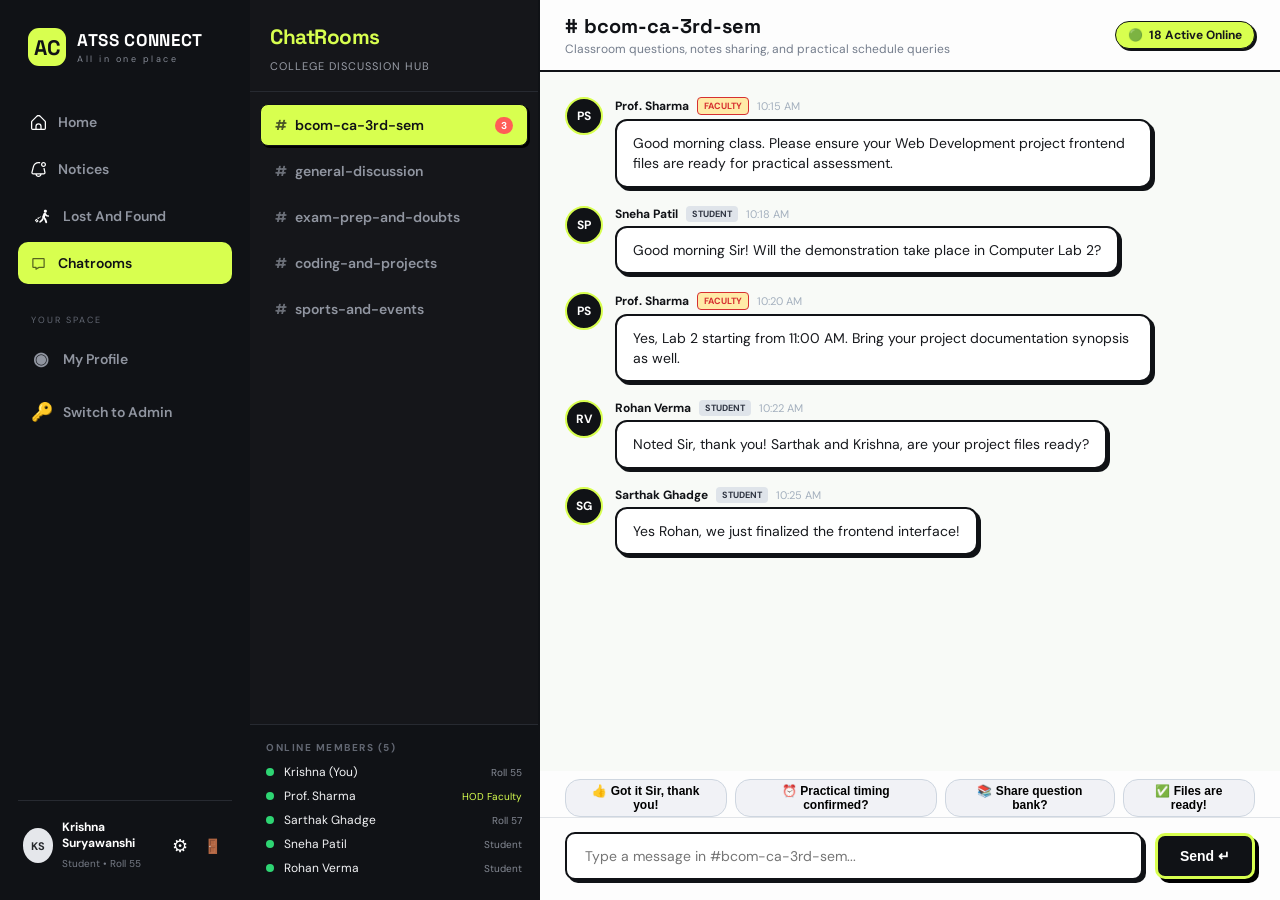
<file: chatroom.html>
<!DOCTYPE html>
<html lang="en">

<head>
  <meta charset="UTF-8">
  <meta name="viewport" content="width=device-width, initial-scale=1.0">
  <title>ATSS CONNECT - Student & Faculty Chatrooms</title>
  <link rel="preconnect" href="https://fonts.googleapis.com">
  <link rel="preconnect" href="https://fonts.gstatic.com" crossorigin>
  <link href="https://fonts.googleapis.com/css2?family=DM+Sans:ital,opsz,wght@0,9..40,100..1000;1,9..40,100..1000&family=Space+Grotesk:wght@500;600;700&display=swap" rel="stylesheet">
  <link rel="stylesheet" href="./css/index.css">
  <link rel="stylesheet" href="./css/chatroom.css">
</head>

<body>
  <!-- Sidebar Navigation -->
  <aside class="sidebar" id="sidebar">
    <div class="brand">
      <div class="brand-mark">AC</div>
      <div>
        <strong>ATSS CONNECT</strong>
        <span>All in one place</span>
      </div>
    </div>

    <nav class="main-nav" aria-label="Main navigation">
      <button class="nav-item" data-view="home" onclick="window.location.href='./index.html';">
        <img src="./icons/home.svg" alt="Home" class="icon"> Home
      </button>
      <button class="nav-item" data-view="notices" onclick="window.location.href='./notices.html';">
        <img src="./icons/notice.svg" alt="Notices" class="icon"> Notices
      </button>
      <button class="nav-item" data-view="lost" onclick="window.location.href='./landf.html';">
        <img src="./icons/laf.svg" alt="Lost & Found" class="icon lost-icon"> Lost And Found
      </button>
      <button class="nav-item active" data-view="chat" onclick="window.location.href='./chatroom.html';">
        <img src="./icons/message.svg" alt="Chatrooms" class="icon"> Chatrooms
      </button>
    </nav>

    <div class="sidebar-label">YOUR SPACE</div>
    <nav class="main-nav">
      <button class="nav-item" data-view="profile" onclick="window.location.href='./profile.html';">
        <span>◉</span> My Profile
      </button>
      <button class="nav-item" data-view="auth" id="sidebar-auth-link" onclick="handleAuthNav()">
        <span>🔑</span> Switch to Admin
      </button>
    </nav>

    <div class="sidebar-footer">
      <div class="mini-user" onclick="window.location.href='./profile.html';" style="cursor: pointer;" title="View Profile">
        <div class="avatar" id="sidebar-avatar">KS</div>
        <div>
          <strong id="sidebar-user-name">Krishna</strong>
          <span id="sidebar-user-role">Student • Roll 55</span>
        </div>
      </div>
      <div style="display: flex; gap: 4px; align-items: center;">
        <button class="icon-btn" title="Settings" id="settings-btn" onclick="toggleSettingsModal()">⚙</button>
        <button class="icon-btn" title="Logout / Switch Account" onclick="logout()" style="font-size: 14px;">🚪</button>
      </div>
    </div>
  </aside>

  <!-- Chatroom Dual-Pane Container -->
  <div class="chatroom-layout">

    <!-- Channels Sub-Sidebar -->
    <div class="rooms-sidebar">
      <div class="rooms-header">
        <h2>ChatRooms</h2>
        <span>College Discussion Hub</span>
      </div>

      <div class="rooms-list">
        <div class="room-channel active" onclick="selectRoom(this, 'bcom-ca-3rd-sem', 'bcom-ca-3rd-sem', 'Classroom questions, notes sharing, and practical schedule queries')">
          <div class="channel-name">
            <span class="hash">#</span> bcom-ca-3rd-sem
          </div>
          <span class="unread-badge">3</span>
        </div>

        <div class="room-channel" onclick="selectRoom(this, 'general', 'general-discussion', 'Open college-wide campus announcements and community chit-chat')">
          <div class="channel-name">
            <span class="hash">#</span> general-discussion
          </div>
        </div>

        <div class="room-channel" onclick="selectRoom(this, 'exam-prep', 'exam-prep-and-doubts', 'Previous year papers, doubt clearing, and revision groups')">
          <div class="channel-name">
            <span class="hash">#</span> exam-prep-and-doubts
          </div>
        </div>

        <div class="room-channel" onclick="selectRoom(this, 'coding-club', 'coding-and-projects', 'Web technologies, programming projects, and laboratory discussions')">
          <div class="channel-name">
            <span class="hash">#</span> coding-and-projects
          </div>
        </div>

        <div class="room-channel" onclick="selectRoom(this, 'sports-and-events', 'sports-and-events', 'Annual college fest, tournaments, cultural registrations')">
          <div class="channel-name">
            <span class="hash">#</span> sports-and-events
          </div>
        </div>
      </div>

      <!-- Online Active Members Widget -->
      <div class="online-members-box">
        <div class="online-title">Online Members (5)</div>

        <div class="member-item">
          <span class="member-dot"></span>
          <span>Krishna (You)</span>
          <span class="member-role">Roll 55</span>
        </div>

        <div class="member-item">
          <span class="member-dot"></span>
          <span>Prof. Sharma</span>
          <span class="member-role" style="color: #d8ff4f;">HOD Faculty</span>
        </div>

        <div class="member-item">
          <span class="member-dot"></span>
          <span>Sarthak Ghadge</span>
          <span class="member-role">Roll 57</span>
        </div>

        <div class="member-item">
          <span class="member-dot"></span>
          <span>Sneha Patil</span>
          <span class="member-role">Student</span>
        </div>

        <div class="member-item">
          <span class="member-dot"></span>
          <span>Rohan Verma</span>
          <span class="member-role">Student</span>
        </div>
      </div>
    </div>

    <!-- Active Chat Window Area -->
    <div class="chat-main">
      <div class="chat-header">
        <div class="chat-header-info">
          <h2 id="active-room-title"><span class="hash">#</span> bcom-ca-3rd-sem</h2>
          <p id="active-room-desc">Classroom questions, notes sharing, and practical schedule queries</p>
        </div>
        <div class="chat-header-badge">
          <span>🟢</span> 18 Active Online
        </div>
      </div>

      <!-- Messages Feed (Populated via chatroom.js) -->
      <div class="chat-messages" id="chat-messages-box"></div>

      <!-- Quick Reply Action Bar -->
      <div class="quick-replies-bar">
        <button class="quick-reply-btn" onclick="sendQuickReply('👍 Got it Sir, thank you!')">👍 Got it Sir, thank you!</button>
        <button class="quick-reply-btn" onclick="sendQuickReply('Is the practical timing confirmed for 11 AM?')">⏰ Practical timing confirmed?</button>
        <button class="quick-reply-btn" onclick="sendQuickReply('Can anyone share the question bank?')">📚 Share question bank?</button>
        <button class="quick-reply-btn" onclick="sendQuickReply('Yes, all files are ready!')">✅ Files are ready!</button>
      </div>

      <!-- Chat Input Field -->
      <div class="chat-input-bar">
        <input type="text" id="chat-input" placeholder="Type a message in #bcom-ca-3rd-sem...">
        <button class="send-msg-btn" onclick="sendMessage()">Send ↵</button>
      </div>
    </div>

  </div>

  <!-- Settings Modal -->
  <div id="settings-modal" class="settings-modal-overlay" style="display: none;">
    <div class="settings-modal-box">
      <div class="settings-header">
        <h3>Portal Settings</h3>
        <span class="modal-close-btn" onclick="toggleSettingsModal()">&times;</span>
      </div>
      <div class="settings-body">
        <div class="setting-row">
          <strong>Active User:</strong>
          <span id="settings-user-display">Krishna Suryawanshi</span>
        </div>
        <div class="setting-row">
          <strong>Account Role:</strong>
          <span id="settings-role-display">Student</span>
        </div>
        <div class="setting-row">
          <label for="set-notif">Email Notifications</label>
          <input type="checkbox" checked id="set-notif">
        </div>
        <div class="setting-row">
          <label for="set-sound">Sound Alerts</label>
          <input type="checkbox" checked id="set-sound">
        </div>
        <button class="settings-save-btn" onclick="saveSettings()">Save Preferences</button>
        <button class="settings-save-btn" onclick="logout()" style="background: #ff7675; color: white; margin-top: 10px;">Sign Out (Logout)</button>
      </div>
    </div>
  </div>

  <script src="./js/index.js"></script>
  <script src="./js/chatroom.js"></script>
</body>

</html>
</file>
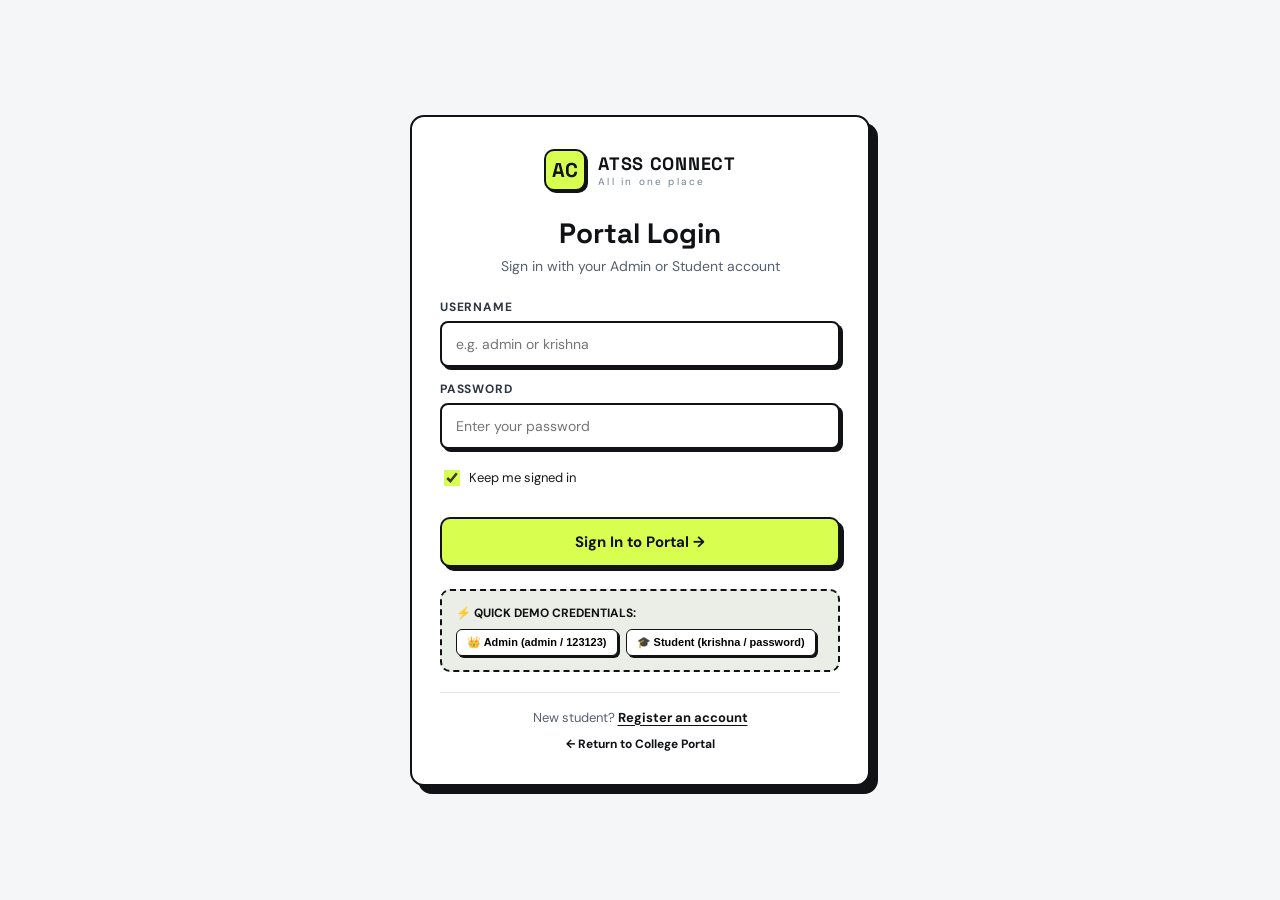
<file: login.html>
<!DOCTYPE html>
<html lang="en">

<head>
  <meta charset="UTF-8">
  <meta name="viewport" content="width=device-width, initial-scale=1.0">
  <title>ATSS CONNECT - Portal Login</title>
  <!-- Google Fonts for typography -->
  <link rel="preconnect" href="https://fonts.googleapis.com">
  <link rel="preconnect" href="https://fonts.gstatic.com" crossorigin>
  <link href="https://fonts.googleapis.com/css2?family=DM+Sans:ital,opsz,wght@0,9..40,100..1000;1,9..40,100..1000&family=Space+Grotesk:wght@500;600;700&display=swap" rel="stylesheet">
  <link rel="stylesheet" href="./css/auth.css">
</head>

<body>

  <div class="auth-container">
    <div class="auth-brand">
      <div class="auth-brand-mark">AC</div>
      <div class="auth-brand-text">
        <strong>ATSS CONNECT</strong>
        <span>All in one place</span>
      </div>
    </div>

    <div class="auth-header">
      <h1>Portal Login</h1>
      <p>Sign in with your Admin or Student account</p>
    </div>

    <!-- Alert Box for Errors or Success -->
    <div id="auth-alert" class="auth-alert"></div>

    <form class="auth-form" onsubmit="return handleLogin(event)">
      <div class="form-group">
        <label for="login-username">Username</label>
        <input type="text" id="login-username" placeholder="e.g. admin or krishna" required autocomplete="username">
      </div>

      <div class="form-group">
        <label for="login-password">Password</label>
        <input type="password" id="login-password" placeholder="Enter your password" required autocomplete="current-password">
      </div>

      <div class="form-row-remember">
        <label>
          <input type="checkbox" checked id="remember-me"> Keep me signed in
        </label>
      </div>

      <button type="submit" class="btn-auth-submit">Sign In to Portal →</button>
    </form>

    <!-- Quick Demo Logins for Viva & Evaluation -->
    <div class="demo-credentials-box">
      <strong>⚡ Quick Demo Credentials:</strong>
      <div class="demo-btn-group">
        <button type="button" class="demo-fill-btn" onclick="fillDemo('admin', '123123')">
          👑 Admin (admin / 123123)
        </button>
        <button type="button" class="demo-fill-btn" onclick="fillDemo('krishna', 'password')">
          🎓 Student (krishna / password)
        </button>
      </div>
    </div>

    <div class="auth-footer">
      <span>New student? <a href="./register.html">Register an account</a></span>
      <a href="./index.html" class="back-link">← Return to College Portal</a>
    </div>
  </div>

  <script src="./js/auth.js"></script>
</body>

</html>
</file>
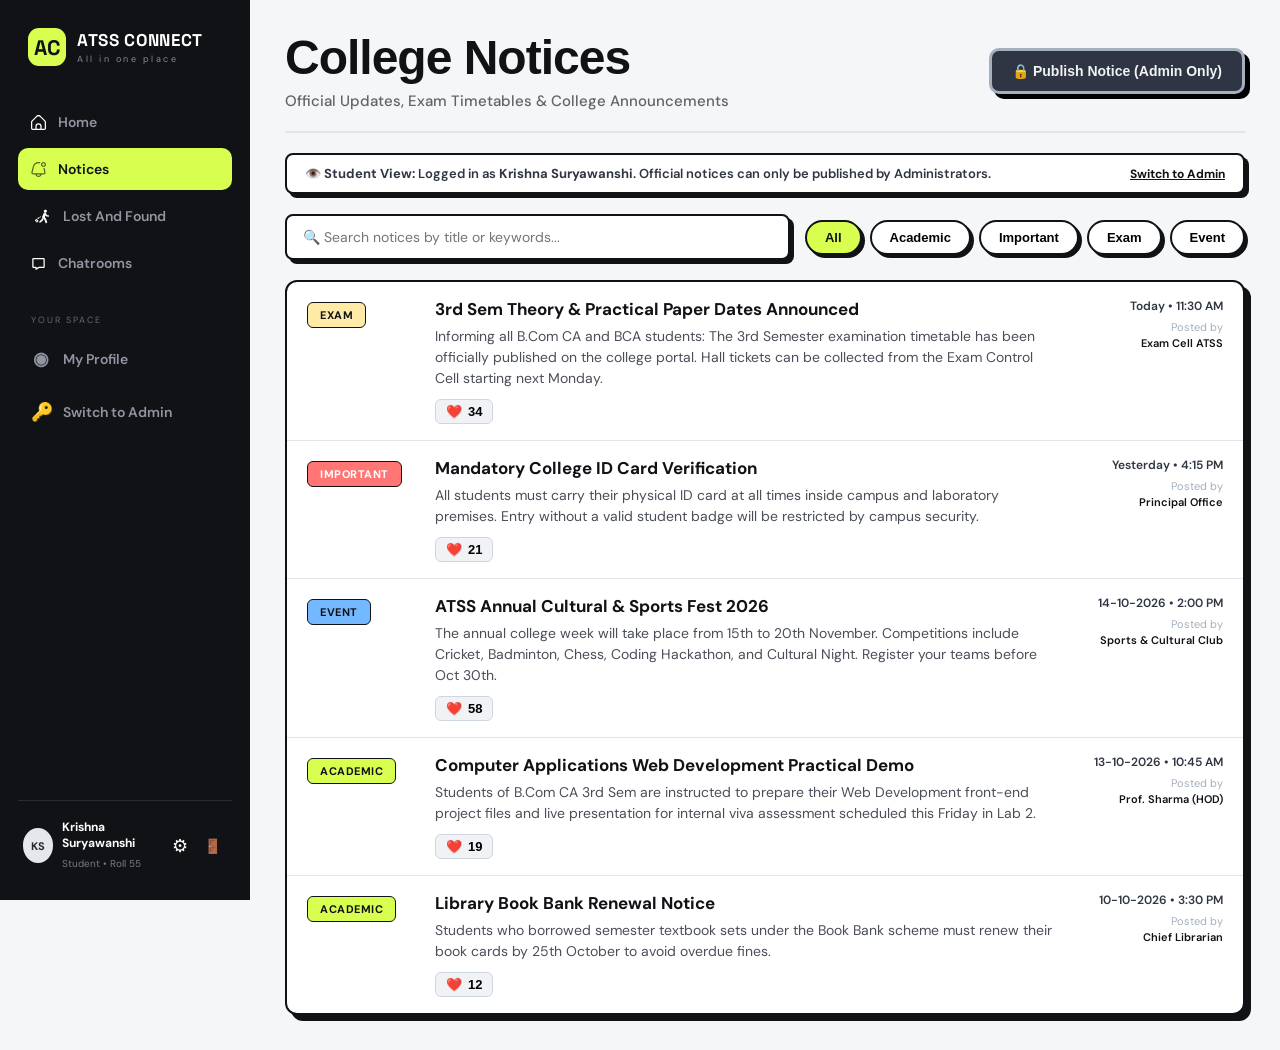
<file: notices.html>
<!DOCTYPE html>
<html lang="en">

<head>
  <meta charset="UTF-8">
  <meta name="viewport" content="width=device-width, initial-scale=1.0">
  <title>ATSS CONNECT - College Notices</title>
  <link rel="preconnect" href="https://fonts.googleapis.com">
  <link rel="preconnect" href="https://fonts.gstatic.com" crossorigin>
  <link href="https://fonts.googleapis.com/css2?family=DM+Sans:ital,opsz,wght@0,9..40,100..1000;1,9..40,100..1000&family=Space+Grotesk:wght@500;600;700&display=swap" rel="stylesheet">
  <link rel="stylesheet" href="./css/index.css">
  <link rel="stylesheet" href="./css/notices.css">
</head>

<body>
  <!-- Sidebar Navigation -->
  <aside class="sidebar" id="sidebar">
    <div class="brand">
      <div class="brand-mark">AC</div>
      <div>
        <strong>ATSS CONNECT</strong>
        <span>All in one place</span>
      </div>
    </div>

    <nav class="main-nav" aria-label="Main navigation">
      <button class="nav-item" data-view="home" onclick="window.location.href='./index.html';">
        <img src="./icons/home.svg" alt="Home" class="icon"> Home
      </button>
      <button class="nav-item active" data-view="notices" onclick="window.location.href='./notices.html';">
        <img src="./icons/notice.svg" alt="Notices" class="icon"> Notices
      </button>
      <button class="nav-item" data-view="lost" onclick="window.location.href='./landf.html';">
        <img src="./icons/laf.svg" alt="Lost & Found" class="icon lost-icon"> Lost And Found
      </button>
      <button class="nav-item" data-view="chat" onclick="window.location.href='./chatroom.html';">
        <img src="./icons/message.svg" alt="Chatrooms" class="icon"> Chatrooms
      </button>
    </nav>

    <div class="sidebar-label">YOUR SPACE</div>
    <nav class="main-nav">
      <button class="nav-item" data-view="profile" onclick="window.location.href='./profile.html';">
        <span>◉</span> My Profile
      </button>
      <button class="nav-item" data-view="auth" id="sidebar-auth-link" onclick="handleAuthNav()">
        <span>🔑</span> Switch to Admin
      </button>
    </nav>

    <div class="sidebar-footer">
      <div class="mini-user" onclick="window.location.href='./profile.html';" style="cursor: pointer;" title="View Profile">
        <div class="avatar" id="sidebar-avatar">KS</div>
        <div>
          <strong id="sidebar-user-name">Krishna</strong>
          <span id="sidebar-user-role">Student • Roll 55</span>
        </div>
      </div>
      <div style="display: flex; gap: 4px; align-items: center;">
        <button class="icon-btn" title="Settings" id="settings-btn" onclick="toggleSettingsModal()">⚙</button>
        <button class="icon-btn" title="Logout / Switch Account" onclick="logout()" style="font-size: 14px;">🚪</button>
      </div>
    </div>
  </aside>

  <!-- Notice Creation Modal (Restricted to Admin) -->
  <div class="modal-overlay" id="note-modal-overlay">
    <div class="note-display">
      <span class="x-cross" onclick="closenote()" title="Close">
        <img src="./icons/cross.svg" alt="close" class="x-img">
      </span>

      <div class="modal-title">Publish Official Notice</div>

      <div class="note-form">
        <label for="note-head">Notice Heading</label>
        <input type="text" id="note-head" placeholder="e.g. 3rd Sem Practical Exam Schedule">

        <label for="note-content">Notice Content</label>
        <textarea id="note-content" rows="4" placeholder="Write full notice details, date, instructions..."></textarea>

        <label for="note-type">Notice Category</label>
        <select id="note-type">
          <option value="Academic">Academic</option>
          <option value="Important">Important</option>
          <option value="Exam">Exam</option>
          <option value="Event">Event</option>
          <option value="Common">Common</option>
        </select>

        <label for="note-author">Author / Designation</label>
        <input type="text" id="note-author" value="ATSS College Admin (Administrator)">

        <button type="button" class="btn pub-note" onclick="publishNotice()">+ Publish Notice</button>
      </div>
    </div>
  </div>

  <!-- Main Notice Section -->
  <section class="notice-section">
    <div class="top">
      <div class="title">
        <h1>College Notices</h1>
        <p>Official Updates, Exam Timetables & College Announcements</p>
      </div>

      <div class="publish-notice">
        <button class="btn" id="publish-notice-btn" onclick="createnote()">+ Publish Notice</button>
      </div>
    </div>

    <!-- Admin Permissions Banner -->
    <div id="admin-status-banner" class="admin-status-banner"></div>

    <!-- Search and Category Filters -->
    <div class="search-filter-bar">
      <div class="search-box">
        <input type="text" id="notice-search" placeholder="🔍 Search notices by title or keywords..." onkeyup="filterNotices()">
      </div>
      <div class="filter-chips">
        <button class="filter-chip active" onclick="filterCategory('ALL')">All</button>
        <button class="filter-chip" onclick="filterCategory('ACADEMIC')">Academic</button>
        <button class="filter-chip" onclick="filterCategory('IMPORTANT')">Important</button>
        <button class="filter-chip" onclick="filterCategory('EXAM')">Exam</button>
        <button class="filter-chip" onclick="filterCategory('EVENT')">Event</button>
      </div>
    </div>

    <!-- Notices Feed List -->
    <div class="bottom">

      <div class="notice-bar" data-type="EXAM">
        <div class="type type-exam">
          <span>EXAM</span>
        </div>
        <div class="content">
          <span class="notice-title">3rd Sem Theory & Practical Paper Dates Announced</span>
          <p>Informing all B.Com CA and BCA students: The 3rd Semester examination timetable has been officially published on the college portal. Hall tickets can be collected from the Exam Control Cell starting next Monday.</p>
          <div class="notice-actions">
            <button class="like-btn" onclick="toggleLike(this)">
              ❤️ <span class="like-count">34</span>
            </button>
          </div>
        </div>
        <div class="timedate">
          <div class="time">Today • 11:30 AM</div>
          <div class="posted-by">
            <span>Posted by</span>
            <p>Exam Cell ATSS</p>
          </div>
        </div>
      </div>

      <div class="notice-bar" data-type="IMPORTANT">
        <div class="type type-important">
          <span>IMPORTANT</span>
        </div>
        <div class="content">
          <span class="notice-title">Mandatory College ID Card Verification</span>
          <p>All students must carry their physical ID card at all times inside campus and laboratory premises. Entry without a valid student badge will be restricted by campus security.</p>
          <div class="notice-actions">
            <button class="like-btn" onclick="toggleLike(this)">
              ❤️ <span class="like-count">21</span>
            </button>
          </div>
        </div>
        <div class="timedate">
          <div class="time">Yesterday • 4:15 PM</div>
          <div class="posted-by">
            <span>Posted by</span>
            <p>Principal Office</p>
          </div>
        </div>
      </div>

      <div class="notice-bar" data-type="EVENT">
        <div class="type type-event">
          <span>EVENT</span>
        </div>
        <div class="content">
          <span class="notice-title">ATSS Annual Cultural & Sports Fest 2026</span>
          <p>The annual college week will take place from 15th to 20th November. Competitions include Cricket, Badminton, Chess, Coding Hackathon, and Cultural Night. Register your teams before Oct 30th.</p>
          <div class="notice-actions">
            <button class="like-btn" onclick="toggleLike(this)">
              ❤️ <span class="like-count">58</span>
            </button>
          </div>
        </div>
        <div class="timedate">
          <div class="time">14-10-2026 • 2:00 PM</div>
          <div class="posted-by">
            <span>Posted by</span>
            <p>Sports & Cultural Club</p>
          </div>
        </div>
      </div>

      <div class="notice-bar" data-type="ACADEMIC">
        <div class="type">
          <span>ACADEMIC</span>
        </div>
        <div class="content">
          <span class="notice-title">Computer Applications Web Development Practical Demo</span>
          <p>Students of B.Com CA 3rd Sem are instructed to prepare their Web Development front-end project files and live presentation for internal viva assessment scheduled this Friday in Lab 2.</p>
          <div class="notice-actions">
            <button class="like-btn" onclick="toggleLike(this)">
              ❤️ <span class="like-count">19</span>
            </button>
          </div>
        </div>
        <div class="timedate">
          <div class="time">13-10-2026 • 10:45 AM</div>
          <div class="posted-by">
            <span>Posted by</span>
            <p>Prof. Sharma (HOD)</p>
          </div>
        </div>
      </div>

      <div class="notice-bar" data-type="ACADEMIC">
        <div class="type">
          <span>ACADEMIC</span>
        </div>
        <div class="content">
          <span class="notice-title">Library Book Bank Renewal Notice</span>
          <p>Students who borrowed semester textbook sets under the Book Bank scheme must renew their book cards by 25th October to avoid overdue fines.</p>
          <div class="notice-actions">
            <button class="like-btn" onclick="toggleLike(this)">
              ❤️ <span class="like-count">12</span>
            </button>
          </div>
        </div>
        <div class="timedate">
          <div class="time">10-10-2026 • 3:30 PM</div>
          <div class="posted-by">
            <span>Posted by</span>
            <p>Chief Librarian</p>
          </div>
        </div>
      </div>

    </div>
  </section>

  <!-- Settings Modal -->
  <div id="settings-modal" class="settings-modal-overlay" style="display: none;">
    <div class="settings-modal-box">
      <div class="settings-header">
        <h3>Portal Settings</h3>
        <span class="modal-close-btn" onclick="toggleSettingsModal()">&times;</span>
      </div>
      <div class="settings-body">
        <div class="setting-row">
          <strong>Active User:</strong>
          <span id="settings-user-display">Krishna Suryawanshi</span>
        </div>
        <div class="setting-row">
          <strong>Account Role:</strong>
          <span id="settings-role-display">Student</span>
        </div>
        <div class="setting-row">
          <label for="set-notif">Email Notifications</label>
          <input type="checkbox" checked id="set-notif">
        </div>
        <div class="setting-row">
          <label for="set-sound">Sound Alerts</label>
          <input type="checkbox" id="set-sound">
        </div>
        <button class="settings-save-btn" onclick="saveSettings()">Save Preferences</button>
        <button class="settings-save-btn" onclick="logout()" style="background: #ff7675; color: white; margin-top: 10px;">Sign Out (Logout)</button>
      </div>
    </div>
  </div>

  <script src="./js/index.js"></script>
  <script src="./js/notice.js"></script>
</body>

</html>
</file>
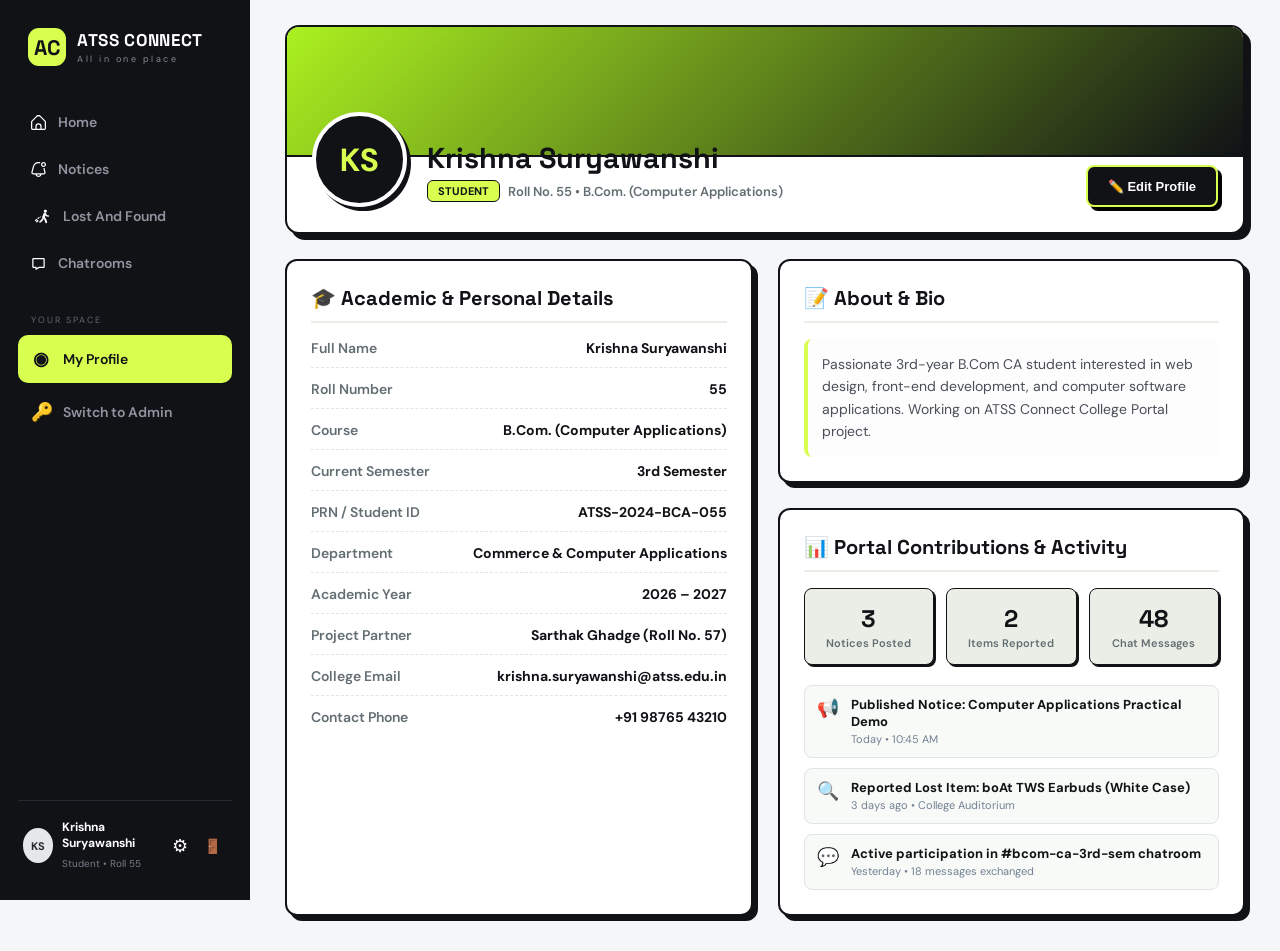
<file: profile.html>
<!DOCTYPE html>
<html lang="en">

<head>
  <meta charset="UTF-8">
  <meta name="viewport" content="width=device-width, initial-scale=1.0">
  <title>ATSS CONNECT - Student Profile</title>
  <link rel="preconnect" href="https://fonts.googleapis.com">
  <link rel="preconnect" href="https://fonts.gstatic.com" crossorigin>
  <link href="https://fonts.googleapis.com/css2?family=DM+Sans:ital,opsz,wght@0,9..40,100..1000;1,9..40,100..1000&family=Space+Grotesk:wght@500;600;700&display=swap" rel="stylesheet">
  <link rel="stylesheet" href="./css/index.css">
  <link rel="stylesheet" href="./css/profile.css">
</head>

<body>
  <!-- Sidebar Navigation -->
  <aside class="sidebar" id="sidebar">
    <div class="brand">
      <div class="brand-mark">AC</div>
      <div>
        <strong>ATSS CONNECT</strong>
        <span>All in one place</span>
      </div>
    </div>

    <nav class="main-nav" aria-label="Main navigation">
      <button class="nav-item" data-view="home" onclick="window.location.href='./index.html';">
        <img src="./icons/home.svg" alt="Home" class="icon"> Home
      </button>
      <button class="nav-item" data-view="notices" onclick="window.location.href='./notices.html';">
        <img src="./icons/notice.svg" alt="Notices" class="icon"> Notices
      </button>
      <button class="nav-item" data-view="lost" onclick="window.location.href='./landf.html';">
        <img src="./icons/laf.svg" alt="Lost & Found" class="icon lost-icon"> Lost And Found
      </button>
      <button class="nav-item" data-view="chat" onclick="window.location.href='./chatroom.html';">
        <img src="./icons/message.svg" alt="Chatrooms" class="icon"> Chatrooms
      </button>
    </nav>

    <div class="sidebar-label">YOUR SPACE</div>
    <nav class="main-nav">
      <button class="nav-item active" data-view="profile" onclick="window.location.href='./profile.html';">
        <span>◉</span> My Profile
      </button>
      <button class="nav-item" data-view="auth" id="sidebar-auth-link" onclick="handleAuthNav()">
        <span>🔑</span> Switch to Admin
      </button>
    </nav>

    <div class="sidebar-footer">
      <div class="mini-user" onclick="window.location.href='./profile.html';" style="cursor: pointer;" title="View Profile">
        <div class="avatar" id="sidebar-avatar">KS</div>
        <div>
          <strong id="sidebar-user-name">Krishna</strong>
          <span id="sidebar-user-role">Student • Roll 55</span>
        </div>
      </div>
      <div style="display: flex; gap: 4px; align-items: center;">
        <button class="icon-btn" title="Settings" id="settings-btn" onclick="toggleSettingsModal()">⚙</button>
        <button class="icon-btn" title="Logout / Switch Account" onclick="logout()" style="font-size: 14px;">🚪</button>
      </div>
    </div>
  </aside >

  <!-- Edit Profile Modal -->
  <div class="modal-overlay" id="profile-modal-overlay">
    <div class="profile-modal">
      <span class="x-cross" onclick="closeEditProfileModal()" title="Close">
        <img src="./icons/cross.svg" alt="close" class="x-img">
      </span>

      <h2>Edit Student Profile</h2>

      <div class="profile-form">
        <label for="edit-name">Student Full Name</label>
        <input type="text" id="edit-name" value="Krishna Suryawanshi">

        <label for="edit-bio">Student Bio</label>
        <textarea id="edit-bio" rows="3">Passionate 3rd-year B.Com CA student interested in web design, front-end development, and computer software applications. Working on ATSS Connect College Portal project.</textarea>

        <label for="edit-phone">Contact Phone Number</label>
        <input type="text" id="edit-phone" value="+91 98765 43210">

        <label for="edit-email">College Email Address</label>
        <input type="text" id="edit-email" value="krishna.suryawanshi@atss.edu.in">

        <button type="button" class="save-profile-btn" onclick="saveProfileData()">Save Profile Changes</button>
      </div>
    </div>
  </div>

  <!-- Main Profile Section -->
  <section class="profile-section">

    <!-- Hero Card -->
    <div class="profile-hero">
      <div class="hero-cover"></div>
      <div class="hero-content">
        <div class="avatar-and-info">
          <div class="profile-avatar-large">KS</div>
          <div class="profile-titles">
            <h1 id="profile-display-name">Krishna Suryawanshi</h1>
            <div class="profile-badge-row">
              <span class="role-tag">Student</span>
              <span class="course-tag">Roll No. 55 • B.Com. (Computer Applications)</span>
            </div>
          </div>
        </div>

        <div class="hero-actions">
          <button class="btn" onclick="openEditProfileModal()">✏️ Edit Profile</button>
        </div>
      </div>
    </div>

    <!-- Details Grid -->
    <div class="profile-grid">

      <!-- Academic & Personal Details Card -->
      <div class="profile-card">
        <h2>🎓 Academic & Personal Details</h2>
        <div class="detail-table">
          <div class="detail-row">
            <span class="label">Full Name</span>
            <span class="value" id="val-name">Krishna Suryawanshi</span>
          </div>
          <div class="detail-row">
            <span class="label">Roll Number</span>
            <span class="value">55</span>
          </div>
          <div class="detail-row">
            <span class="label">Course</span>
            <span class="value">B.Com. (Computer Applications)</span>
          </div>
          <div class="detail-row">
            <span class="label">Current Semester</span>
            <span class="value">3rd Semester</span>
          </div>
          <div class="detail-row">
            <span class="label">PRN / Student ID</span>
            <span class="value">ATSS-2024-BCA-055</span>
          </div>
          <div class="detail-row">
            <span class="label">Department</span>
            <span class="value">Commerce & Computer Applications</span>
          </div>
          <div class="detail-row">
            <span class="label">Academic Year</span>
            <span class="value">2026 – 2027</span>
          </div>
          <div class="detail-row">
            <span class="label">Project Partner</span>
            <span class="value">Sarthak Ghadge (Roll No. 57)</span>
          </div>
          <div class="detail-row">
            <span class="label">College Email</span>
            <span class="value" id="val-email">krishna.suryawanshi@atss.edu.in</span>
          </div>
          <div class="detail-row">
            <span class="label">Contact Phone</span>
            <span class="value" id="val-phone">+91 98765 43210</span>
          </div>
        </div>
      </div>

      <!-- Right Column: Bio & Portal Activity -->
      <div style="display: flex; flex-direction: column; gap: 25px;">

        <!-- Bio Card -->
        <div class="profile-card">
          <h2>📝 About & Bio</h2>
          <p class="bio-text" id="val-bio">
            Passionate 3rd-year B.Com CA student interested in web design, front-end development, and computer software applications. Working on ATSS Connect College Portal project.
          </p>
        </div>

        <!-- Activity & Stats Card -->
        <div class="profile-card">
          <h2>📊 Portal Contributions & Activity</h2>

          <div class="stats-cards">
            <div class="stat-box">
              <div class="stat-num">3</div>
              <div class="stat-desc">Notices Posted</div>
            </div>
            <div class="stat-box">
              <div class="stat-num">2</div>
              <div class="stat-desc">Items Reported</div>
            </div>
            <div class="stat-box">
              <div class="stat-num">48</div>
              <div class="stat-desc">Chat Messages</div>
            </div>
          </div>

          <div class="activity-list">
            <div class="activity-item">
              <div class="activity-icon">📢</div>
              <div class="activity-info">
                <strong>Published Notice: Computer Applications Practical Demo</strong>
                <span>Today • 10:45 AM</span>
              </div>
            </div>

            <div class="activity-item">
              <div class="activity-icon">🔍</div>
              <div class="activity-info">
                <strong>Reported Lost Item: boAt TWS Earbuds (White Case)</strong>
                <span>3 days ago • College Auditorium</span>
              </div>
            </div>

            <div class="activity-item">
              <div class="activity-icon">💬</div>
              <div class="activity-info">
                <strong>Active participation in #bcom-ca-3rd-sem chatroom</strong>
                <span>Yesterday • 18 messages exchanged</span>
              </div>
            </div>
          </div>
        </div>

      </div>

    </div>

  </section>

  <!-- Settings Modal -->
  <div id="settings-modal" class="settings-modal-overlay" style="display: none;">
    <div class="settings-modal-box">
      <div class="settings-header">
        <h3>Portal Settings</h3>
        <span class="modal-close-btn" onclick="toggleSettingsModal()">&times;</span>
      </div>
      <div class="settings-body">
        <div class="setting-row">
          <strong>Active User:</strong>
          <span id="settings-user-display">Krishna Suryawanshi</span>
        </div>
        <div class="setting-row">
          <strong>Account Role:</strong>
          <span id="settings-role-display">Student</span>
        </div>
        <div class="setting-row">
          <label for="set-notif">Email Notifications</label>
          <input type="checkbox" checked id="set-notif">
        </div>
        <div class="setting-row">
          <label for="set-sound">Sound Alerts</label>
          <input type="checkbox" checked id="set-sound">
        </div>
        <button class="settings-save-btn" onclick="saveSettings()">Save Preferences</button>
        <button class="settings-save-btn" onclick="logout()" style="background: #ff7675; color: white; margin-top: 10px;">Sign Out (Logout)</button>
      </div>
    </div>
  </div>

  <script src="./js/index.js"></script>
  <script src="./js/profile.js"></script>
</body>

</html>
</file>
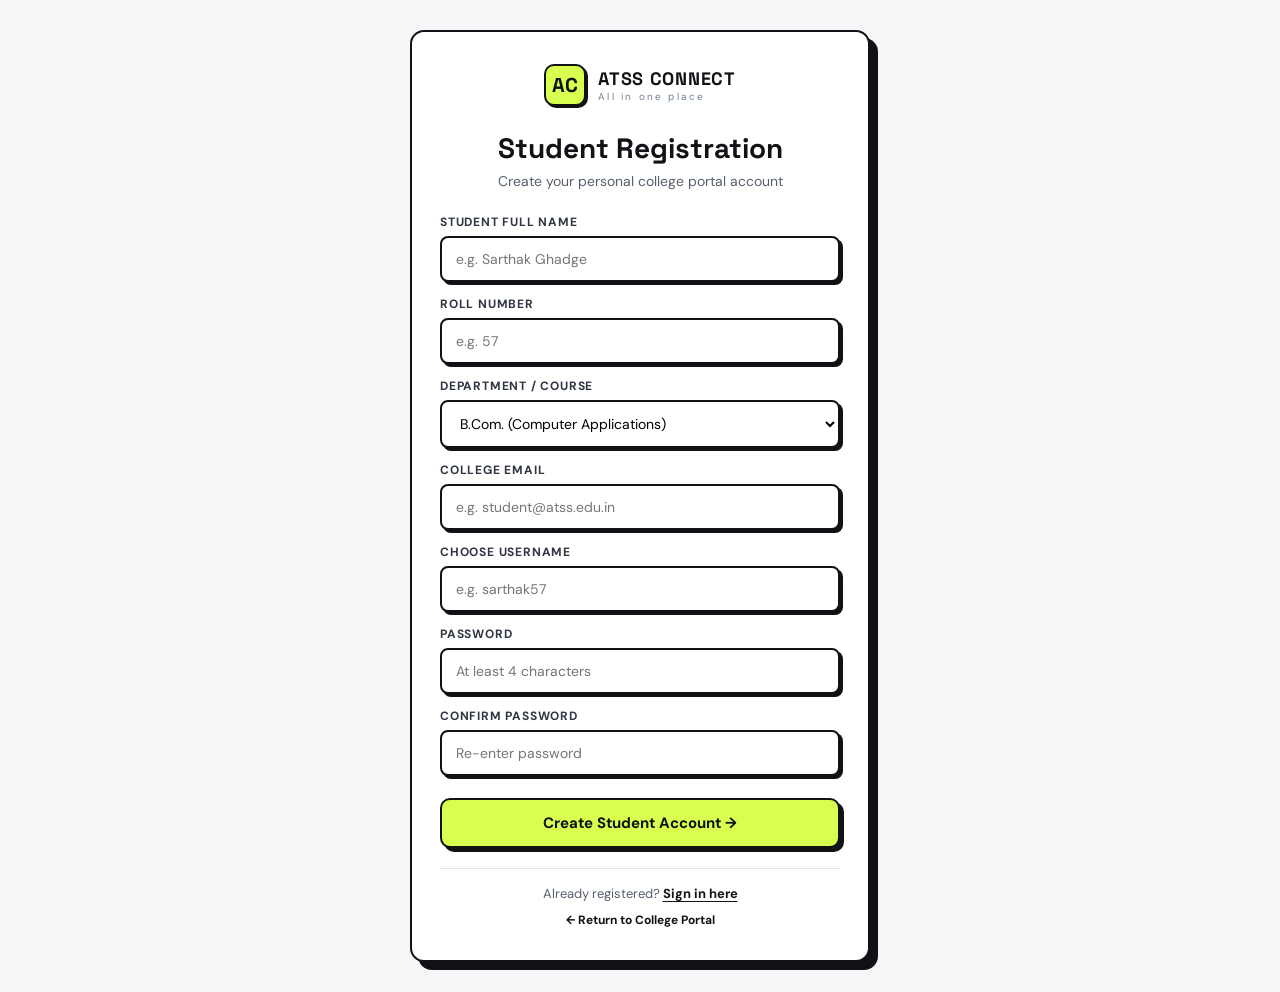
<file: register.html>
<!DOCTYPE html>
<html lang="en">

<head>
  <meta charset="UTF-8">
  <meta name="viewport" content="width=device-width, initial-scale=1.0">
  <title>ATSS CONNECT - Student Registration</title>
  <link rel="preconnect" href="https://fonts.googleapis.com">
  <link rel="preconnect" href="https://fonts.gstatic.com" crossorigin>
  <link href="https://fonts.googleapis.com/css2?family=DM+Sans:ital,opsz,wght@0,9..40,100..1000;1,9..40,100..1000&family=Space+Grotesk:wght@500;600;700&display=swap" rel="stylesheet">
  <link rel="stylesheet" href="./css/auth.css">
</head>

<body>

  <div class="auth-container">
    <div class="auth-brand">
      <div class="auth-brand-mark">AC</div>
      <div class="auth-brand-text">
        <strong>ATSS CONNECT</strong>
        <span>All in one place</span>
      </div>
    </div>

    <div class="auth-header">
      <h1>Student Registration</h1>
      <p>Create your personal college portal account</p>
    </div>

    <!-- Alert Box for Errors or Success -->
    <div id="auth-alert" class="auth-alert"></div>

    <form class="auth-form" onsubmit="return handleRegister(event)">
      <div class="form-group">
        <label for="reg-name">Student Full Name</label>
        <input type="text" id="reg-name" placeholder="e.g. Sarthak Ghadge" required>
      </div>

      <div class="form-group">
        <label for="reg-roll">Roll Number</label>
        <input type="text" id="reg-roll" placeholder="e.g. 57" required>
      </div>

      <div class="form-group">
        <label for="reg-course">Department / Course</label>
        <select id="reg-course">
          <option value="B.Com. (Computer Applications)">B.Com. (Computer Applications)</option>
          <option value="BCA (Computer Application)">BCA (Computer Application)</option>
          <option value="BBA (Computer Application)">BBA (Computer Application)</option>
          <option value="B.Sc. (Computer Science)">B.Sc. (Computer Science)</option>
        </select>
      </div>

      <div class="form-group">
        <label for="reg-email">College Email</label>
        <input type="email" id="reg-email" placeholder="e.g. student@atss.edu.in" required>
      </div>

      <div class="form-group">
        <label for="reg-username">Choose Username</label>
        <input type="text" id="reg-username" placeholder="e.g. sarthak57" required autocomplete="username">
      </div>

      <div class="form-group">
        <label for="reg-password">Password</label>
        <input type="password" id="reg-password" placeholder="At least 4 characters" required autocomplete="new-password">
      </div>

      <div class="form-group">
        <label for="reg-confirm">Confirm Password</label>
        <input type="password" id="reg-confirm" placeholder="Re-enter password" required autocomplete="new-password">
      </div>

      <button type="submit" class="btn-auth-submit">Create Student Account →</button>
    </form>

    <div class="auth-footer">
      <span>Already registered? <a href="./login.html">Sign in here</a></span>
      <a href="./index.html" class="back-link">← Return to College Portal</a>
    </div>
  </div>

  <script src="./js/auth.js"></script>
</body>

</html>
</file>
<file: css/index.css>
* {
    box-sizing: border-box
}

html {
    scroll-behavior: smooth
}

body {
    margin: 0;
    background: #f5f6f8;
    color: #17191d;
    font-family: "DM Sans", sans-serif
}

.app-shell {
    display: flex;
    min-height: 100vh
}

.icon {
    width: 15px;
    height: auto;
    filter: brightness(0) invert(1);
    opacity: 1;
}

.nav-item.active .icon {
    filter: grayscale(1);
    opacity: 0.6;
}

.lost-icon {
    width: 20px;
    height: auto;
}

.sidebar {
    position: fixed;
    left: 0;
    top: 0;
    width: 250px;
    height: 100vh;
    background: #101216;
    color: #fff;
    padding: 28px 18px;
    display: flex;
    flex-direction: column;
    z-index: 30
}

.brand {
    display: flex;
    align-items: center;
    gap: 11px;
    padding: 0 10px 35px
}

.brand-mark {
    width: 38px;
    height: 38px;
    border-radius: 11px;
    background: #d8ff4f;
    color: #101216;
    display: grid;
    place-items: center;
    font: 700 21px "Space Grotesk"
}

.brand strong {
    display: block;
    font: 700 17px "Space Grotesk";
    letter-spacing: .04em
}

.brand span {
    display: block;
    font-size: 9px;
    letter-spacing: .28em;
    color: #858a95;
    margin-top: 2px
}

.main-nav {
    display: grid;
    gap: 5px
}

.nav-item {
    border: 0;
    background: transparent;
    color: #9095a0;
    text-align: left;
    padding: 12px 13px;
    border-radius: 10px;
    font-family: "DM Sans", sans-serif;
    font-weight: 600;
    font-size: 14px;
    cursor: pointer;
    display: flex;
    align-items: center;
    gap: 12px
}

.nav-item span {
    width: 20px;
    text-align: center;
    font-size: 18px
}

.nav-item:hover {
    background: #1b1e24;
    color: #fff
}

.nav-item.active {
    background: #d8ff4f;
    color: #101216
}

.sidebar-label {
    font-size: 9px;
    letter-spacing: .22em;
    color: #626772;
    margin: 30px 13px 9px
}

.sidebar-footer {
    margin-top: auto;
    border-top: 1px solid #272a31;
    padding: 18px 5px 0;
    display: flex;
    align-items: center;
    justify-content: space-between
}

.mini-user {
    display: flex;
    align-items: center;
    gap: 9px
}

.avatar,
.top-avatar {
    width: 35px;
    height: 35px;
    border-radius: 50%;
    background: #e5e7eb;
    color: #25272b;
    display: grid;
    place-items: center;
    font-size: 11px;
    font-weight: 700
}

.mini-user strong {
    display: block;
    font-size: 12px
}

.mini-user span {
    font-size: 10px;
    color: #777c87
}

.icon-btn,
.notification-btn {
    border: 0;
    background: transparent;
    color: inherit;
    cursor: pointer;
    font-size: 18px
}


.right-side {
    background-color: rgb(237, 239, 234);
    margin-left: 250px;
    width: calc(100% - 250px);
    min-height: 100vh;

    display: grid;
    grid-template-columns: repeat(auto-fit, minmax(350px, 1fr));
    gap: 25px;

    padding: 30px;
    box-sizing: border-box;
}
.topics {
    width: 100%;
    height: 90vh;

    background-color: rgb(171, 241, 32);
    border: 1px solid black;
    border-radius: 10px;

    padding: 20px 14px;
    box-sizing: border-box;

    box-shadow: 10px 10px 0 black;

    font-family: Arial, Helvetica, sans-serif;

    transition: transform 0.3s ease;
}

.topics:hover{
 transform: translateY(-2px);
}

.topics h1 {
    font-family: 'Franklin Gothic Medium', 'Arial Narrow', Arial, sans-serif;
    font-size: 36px;
    font-weight: 800;
    letter-spacing: -1px;
    margin: 20px 0 14px;
    color: #111;
    line-height: 1;
}

.topics p {
    font-family: Arial, Helvetica, sans-serif;
    font-size: 18px;
    font-weight: 400;
    line-height: 1.35;
    color: #171717;
    margin: 0 0 20px;
    max-width: 360px;
    text-transform: capitalize;
    overflow: hidden;
}

.topics button{
    max-width: 150px;
    min-width: 100px;
    height: 40px;
    padding: 5px;
    border-radius: 10px;
    border: 2px solid rgb(124, 185, 3);
    background-color: #eaeee6;
    color: #465903;
    font-size: 1rem;
    font-family: 'Segoe UI', Tahoma, Geneva, Verdana, sans-serif;
    font-weight: 500;
    cursor: pointer;
    box-shadow: 6px 6px black;
    transition: background-color 0.3s ease, transform 0.3s ease;
}

.topics button:hover{
 transform: translateY(-2px);
}

.card {
    border: none;
    display: flex;
    flex-direction: column;
}

.notic {
    width: 100%;
    flex: 1;
    min-height: 0;

    margin-top: 15px;

    /* background-color: rgba(255, 255, 255, 0.35); */
    border-radius: 8px;

    overflow-y: auto;
    overflow-x: hidden;

    padding: 8px;
    box-sizing: border-box;
}

.item{
    width: 100%;
    box-sizing: border-box;
    background-color: #fffffd5a;

    padding: 12px;
    margin-bottom: 10px;

    border-radius: 10px;
    overflow:hidden
}

.item .notic-desc p{
    font-family:'Times New Roman', Times, serif;
    font-size: medium;
    font-weight: 500;

}

.item .notic-desc p span{
    font-family:'Segoe UI', Tahoma, Geneva, Verdana, sans-serif;
    font-size: 13px;
    margin-top: 8px;
    display: inline-block;
    color:rgb(0, 0, 0);
    font-weight: 600;
}

.item .timedate{
    font-size: 10px;
    font-family:cursive;
    margin-bottom: 8px;
}

.item-img{
    width: 100%;
    height: 20vh;
    border-radius: 10px;

}
.item-img img{
    height: 100%;
    width: 100%;
    border: 1px solid green;
    border-radius: 10px;
    object-fit: cover;
}

.item .notic-title h3{
    font-family: 'Franklin Gothic Medium', 'Arial Narrow', Arial, sans-serif;
    font-size: 20px;
    margin: 0 0 8px;
    line-height: 1.2;
}

.notic::-webkit-scrollbar {
    width: 3px;
}

.notic::-webkit-scrollbar-track {
    background: transparent;
}

.notic::-webkit-scrollbar-thumb {
    background: #327003;
    border-radius: 10px;
}

.notic::-webkit-scrollbar-thumb:hover {
    background: #465903;
}

/* ==================== Settings Modal Styling ==================== */
.settings-modal-overlay {
    position: fixed;
    top: 0;
    left: 0;
    width: 100%;
    height: 100%;
    background: rgba(16, 18, 22, 0.7);
    backdrop-filter: blur(3px);
    display: flex;
    align-items: center;
    justify-content: center;
    z-index: 100;
}

.settings-modal-box {
    width: 90%;
    max-width: 420px;
    background: #15161a;
    border: 1px solid #34373f;
    border-radius: 14px;
    color: #f2f3f5;
    padding: 24px;
    box-shadow: 0 20px 50px rgba(0, 0, 0, 0.5);
    font-family: "DM Sans", sans-serif;
}

.settings-header {
    display: flex;
    justify-content: space-between;
    align-items: center;
    border-bottom: 1px solid #272a31;
    padding-bottom: 14px;
    margin-bottom: 18px;
}

.settings-header h3 {
    margin: 0;
    font-size: 1.25rem;
    font-family: "Space Grotesk", sans-serif;
    color: #d8ff4f;
}

.modal-close-btn {
    font-size: 24px;
    cursor: pointer;
    color: #9095a0;
    line-height: 1;
    transition: color 0.2s;
}

.modal-close-btn:hover {
    color: #d8ff4f;
}

.settings-body .setting-row {
    display: flex;
    justify-content: space-between;
    align-items: center;
    padding: 10px 0;
    border-bottom: 1px solid #1f2127;
    font-size: 14px;
    color: #c9cdd4;
}

.settings-body .setting-row strong {
    color: #ffffff;
}

.settings-body .setting-row input[type="checkbox"] {
    accent-color: #d8ff4f;
    width: 18px;
    height: 18px;
    cursor: pointer;
}

.settings-save-btn {
    width: 100%;
    margin-top: 20px;
    padding: 12px;
    background: #d8ff4f;
    color: #101216;
    border: none;
    border-radius: 8px;
    font-weight: 700;
    font-size: 14px;
    cursor: pointer;
    box-shadow: 4px 4px 0 black;
    transition: transform 0.2s;
}

.settings-save-btn:hover {
    transform: translateY(-2px);
}
</file>
<file: css/chatroom.css>
/* ==========================================
   ATSS CONNECT - Chatroom Styles (chatroom.css)
   Neobrutalist / College Theme
   ========================================== */

* {
    box-sizing: border-box;
}

html {
    scroll-behavior: smooth;
}

body {
    margin: 0;
    background: #f5f6f8;
    color: #17191d;
    font-family: "DM Sans", sans-serif;
    overflow: hidden;
}

.chatroom-layout {
    margin-left: 250px;
    width: calc(100% - 250px);
    height: 100vh;
    display: flex;
    background: #edf0ea;
    box-sizing: border-box;
}

/* ==================== Rooms Sub-Sidebar ==================== */
.rooms-sidebar {
    width: 290px;
    height: 100%;
    background: #15161a;
    border-right: 2px solid #101216;
    display: flex;
    flex-direction: column;
    color: #f2f3f5;
    flex-shrink: 0;
}

.rooms-header {
    padding: 24px 20px 16px;
    border-bottom: 1px solid #272a31;
}

.rooms-header h2 {
    margin: 0 0 4px 0;
    font-size: 1.3rem;
    font-family: 'Space Grotesk', sans-serif;
    color: #d8ff4f;
    letter-spacing: -0.5px;
}

.rooms-header span {
    font-size: 11px;
    color: #9a9ea8;
    text-transform: uppercase;
    letter-spacing: 1px;
}

.rooms-list {
    flex: 1;
    overflow-y: auto;
    padding: 12px 10px;
    display: flex;
    flex-direction: column;
    gap: 4px;
}

.room-channel {
    display: flex;
    align-items: center;
    justify-content: space-between;
    padding: 11px 14px;
    border-radius: 8px;
    cursor: pointer;
    font-size: 14px;
    font-weight: 600;
    color: #9095a0;
    transition: all 0.2s ease;
    border: 1px solid transparent;
}

.room-channel:hover {
    background: #1f2127;
    color: #ffffff;
}

.room-channel.active {
    background: #d8ff4f;
    color: #101216;
    border-color: #101216;
    box-shadow: 2px 2px 0px #000;
}

.channel-name {
    display: flex;
    align-items: center;
    gap: 8px;
}

.room-channel .hash {
    font-weight: 700;
    opacity: 0.7;
}

.room-channel .unread-badge {
    background: #ff5e57;
    color: white;
    font-size: 10px;
    padding: 2px 6px;
    border-radius: 10px;
    font-weight: 700;
}

/* Online Members Widget inside sidebar */
.online-members-box {
    border-top: 1px solid #272a31;
    padding: 16px;
    background: #101216;
}

.online-title {
    font-size: 10px;
    letter-spacing: 1.5px;
    text-transform: uppercase;
    color: #626772;
    margin-bottom: 10px;
    font-weight: 700;
}

.member-item {
    display: flex;
    align-items: center;
    gap: 10px;
    margin-bottom: 8px;
    font-size: 12px;
}

.member-dot {
    width: 8px;
    height: 8px;
    border-radius: 50%;
    background: #2ed573;
    display: inline-block;
}

.member-role {
    font-size: 10px;
    color: #858a95;
    margin-left: auto;
}

/* ==================== Main Chat Area ==================== */
.chat-main {
    flex: 1;
    height: 100%;
    display: flex;
    flex-direction: column;
    background: #ffffff;
}

.chat-header {
    height: 72px;
    padding: 0 25px;
    border-bottom: 2px solid #101216;
    display: flex;
    align-items: center;
    justify-content: space-between;
    background: #fdfdfd;
}

.chat-header-info h2 {
    margin: 0;
    font-size: 1.25rem;
    font-family: 'Space Grotesk', sans-serif;
    color: #101216;
    display: flex;
    align-items: center;
    gap: 6px;
}

.chat-header-info p {
    margin: 2px 0 0 0;
    font-size: 12px;
    color: #747d8c;
}

.chat-header-badge {
    display: flex;
    align-items: center;
    gap: 6px;
    background: #d8ff4f;
    border: 1px solid #101216;
    border-radius: 20px;
    padding: 5px 12px;
    font-size: 12px;
    font-weight: 700;
    box-shadow: 2px 2px 0px #101216;
}

/* Messages Feed */
.chat-messages {
    flex: 1;
    overflow-y: auto;
    padding: 25px;
    display: flex;
    flex-direction: column;
    gap: 18px;
    background: #f8faf7;
}

.chat-msg {
    display: flex;
    gap: 12px;
    max-width: 85%;
}

.chat-msg.msg-self {
    align-self: flex-end;
    flex-direction: row-reverse;
}

.msg-avatar {
    width: 38px;
    height: 38px;
    border-radius: 50%;
    background: #101216;
    color: #ffffff;
    display: grid;
    place-items: center;
    font-size: 12px;
    font-weight: 700;
    flex-shrink: 0;
    border: 2px solid #d8ff4f;
}

.chat-msg.msg-self .msg-avatar {
    background: #d8ff4f;
    color: #101216;
    border-color: #101216;
}

.msg-bubble-wrap {
    display: flex;
    flex-direction: column;
}

.msg-header {
    display: flex;
    align-items: center;
    gap: 8px;
    margin-bottom: 4px;
    font-size: 12px;
}

.chat-msg.msg-self .msg-header {
    justify-content: flex-end;
}

.msg-sender {
    font-weight: 700;
    color: #101216;
}

.msg-badge {
    font-size: 9px;
    padding: 2px 6px;
    border-radius: 4px;
    font-weight: 700;
    text-transform: uppercase;
}

.badge-teacher {
    background: #ffeaa7;
    color: #d63031;
    border: 1px solid #d63031;
}

.badge-student {
    background: #dfe4ea;
    color: #2f3542;
}

.msg-time {
    color: #a4b0be;
    font-size: 11px;
}

.msg-text {
    background: #ffffff;
    border: 2px solid #101216;
    border-radius: 12px;
    padding: 12px 16px;
    font-size: 14px;
    line-height: 1.45;
    color: #17191d;
    box-shadow: 3px 3px 0px #101216;
    word-break: break-word;
}

.chat-msg.msg-self .msg-text {
    background: #d8ff4f;
    color: #101216;
    border-color: #101216;
}

/* Quick Response Buttons */
.quick-replies-bar {
    display: flex;
    gap: 8px;
    padding: 8px 25px 0;
    background: #fdfdfd;
}

.quick-reply-btn {
    background: #f1f2f6;
    border: 1px solid #ced6e0;
    border-radius: 15px;
    padding: 4px 12px;
    font-size: 12px;
    font-weight: 600;
    cursor: pointer;
    transition: all 0.2s;
}

.quick-reply-btn:hover {
    background: #d8ff4f;
    border-color: #101216;
}

/* Input Area */
.chat-input-bar {
    padding: 14px 25px 20px;
    background: #fdfdfd;
    border-top: 1px solid #e1e4e8;
    display: flex;
    gap: 12px;
    align-items: center;
}

.chat-input-bar input {
    flex: 1;
    padding: 13px 18px;
    border-radius: 10px;
    border: 2px solid #101216;
    background: #ffffff;
    font-size: 14px;
    font-family: inherit;
    box-shadow: 3px 3px 0px #101216;
    outline: none;
    transition: border-color 0.2s;
}

.chat-input-bar input:focus {
    border-color: #7cb903;
}

.send-msg-btn {
    height: 46px;
    padding: 0 22px;
    border: none;
    border-radius: 10px;
    background-color: #101216;
    color: #ffffff;
    font-weight: 700;
    font-size: 14px;
    cursor: pointer;
    border: 3px solid #d8ff4f;
    box-shadow: 4px 4px 0px #000;
    display: flex;
    align-items: center;
    gap: 6px;
    transition: transform 0.15s ease;
}

.send-msg-btn:hover {
    transform: translateY(-2px);
    background: #1b1e24;
}
</file>
<file: css/auth.css>
/* ==========================================
   ATSS CONNECT - Authentication Styles (auth.css)
   Neobrutalist / College Theme
   ========================================== */

* {
  box-sizing: border-box;
}

body {
  margin: 0;
  background: #f5f6f8;
  color: #17191d;
  font-family: "DM Sans", sans-serif;
  min-height: 100vh;
  display: flex;
  align-items: center;
  justify-content: center;
  padding: 30px 15px;
}

.auth-container {
  width: 100%;
  max-width: 460px;
  background: #ffffff;
  border: 2px solid #101216;
  border-radius: 14px;
  box-shadow: 8px 8px 0px #101216;
  padding: 32px 28px;
  box-sizing: border-box;
}

.auth-brand {
  display: flex;
  align-items: center;
  gap: 12px;
  margin-bottom: 24px;
  justify-content: center;
}

.auth-brand-mark {
  width: 42px;
  height: 42px;
  border-radius: 10px;
  background: #d8ff4f;
  color: #101216;
  display: grid;
  place-items: center;
  font: 700 20px "Space Grotesk", sans-serif;
  border: 2px solid #101216;
  box-shadow: 2px 2px 0px #101216;
}

.auth-brand-text strong {
  display: block;
  font: 700 18px "Space Grotesk", sans-serif;
  letter-spacing: .04em;
  color: #101216;
}

.auth-brand-text span {
  display: block;
  font-size: 10px;
  letter-spacing: .22em;
  color: #718093;
}

.auth-header {
  text-align: center;
  margin-bottom: 24px;
}

.auth-header h1 {
  font-size: 1.75rem;
  font-family: 'Space Grotesk', sans-serif;
  margin: 0 0 6px 0;
  color: #101216;
}

.auth-header p {
  margin: 0;
  font-size: 14px;
  color: #57606f;
}

.auth-form {
  display: flex;
  flex-direction: column;
  gap: 14px;
}

.form-group {
  display: flex;
  flex-direction: column;
  gap: 6px;
}

.form-group label {
  font-size: 12px;
  font-weight: 700;
  text-transform: uppercase;
  letter-spacing: 0.8px;
  color: #2f3542;
}

.form-group input,
.form-group select {
  width: 100%;
  padding: 12px 14px;
  border: 2px solid #101216;
  border-radius: 8px;
  font-size: 14px;
  font-family: inherit;
  outline: none;
  background: #ffffff;
  box-shadow: 3px 3px 0px #101216;
  box-sizing: border-box;
  transition: border-color 0.2s;
}

.form-group input:focus,
.form-group select:focus {
  border-color: #7cb903;
  box-shadow: 3px 3px 0px #7cb903;
}

.form-row-remember {
  display: flex;
  align-items: center;
  justify-content: space-between;
  font-size: 13px;
  margin: 4px 0 6px;
}

.form-row-remember label {
  display: flex;
  align-items: center;
  gap: 6px;
  cursor: pointer;
}

.form-row-remember input[type="checkbox"] {
  accent-color: #d8ff4f;
  width: 16px;
  height: 16px;
  cursor: pointer;
}

.btn-auth-submit {
  width: 100%;
  padding: 13px;
  border-radius: 10px;
  border: 2px solid #101216;
  background-color: #d8ff4f;
  color: #101216;
  font-weight: 700;
  font-size: 15px;
  font-family: inherit;
  cursor: pointer;
  box-shadow: 4px 4px 0px #101216;
  transition: transform 0.15s, background-color 0.2s;
  margin-top: 8px;
}

.btn-auth-submit:hover {
  transform: translateY(-2px);
  background-color: #c9f535;
  box-shadow: 5px 5px 0px #101216;
}

.demo-credentials-box {
  margin-top: 22px;
  padding: 14px;
  background: #eaeee6;
  border: 2px dashed #101216;
  border-radius: 10px;
  font-size: 12px;
}

.demo-credentials-box strong {
  display: block;
  margin-bottom: 8px;
  font-size: 12px;
  text-transform: uppercase;
  color: #101216;
}

.demo-btn-group {
  display: flex;
  gap: 8px;
  flex-wrap: wrap;
}

.demo-fill-btn {
  background: #ffffff;
  border: 1px solid #101216;
  border-radius: 6px;
  padding: 6px 10px;
  font-size: 11px;
  font-weight: 600;
  cursor: pointer;
  box-shadow: 2px 2px 0px #101216;
  transition: all 0.15s;
}

.demo-fill-btn:hover {
  background: #d8ff4f;
  transform: translateY(-1px);
}

.auth-footer {
  text-align: center;
  margin-top: 20px;
  font-size: 13px;
  color: #57606f;
  border-top: 1px solid #e1e4e8;
  padding-top: 16px;
}

.auth-footer a {
  color: #101216;
  font-weight: 700;
  text-decoration: underline;
  text-underline-offset: 3px;
}

.auth-footer a:hover {
  color: #5352ed;
}

.back-link {
  display: block;
  margin-top: 10px;
  font-size: 12px;
  color: #747d8c;
  text-decoration: none !important;
}

.back-link:hover {
  color: #101216;
}

.auth-alert {
  padding: 10px 12px;
  border-radius: 8px;
  font-size: 13px;
  margin-bottom: 14px;
  border: 1px solid transparent;
  display: none;
}

.auth-alert-error {
  background: #ff7675;
  color: #ffffff;
  border-color: #d63031;
}

.auth-alert-success {
  background: #d8ff4f;
  color: #101216;
  border-color: #101216;
}
</file>
<file: css/notices.css>
* {
    box-sizing: border-box;
}

html {
    scroll-behavior: smooth;
}

body {
    margin: 0;
    background: #f5f6f8;
    color: #17191d;
    font-family: "DM Sans", sans-serif;
}

.notice-section {
    margin-left: 250px;
    width: calc(100% - 250px);
    min-height: 100vh;
    display: flex;
    flex-direction: column;
    padding: 20px 35px 35px;
    box-sizing: border-box;
}

/* ==================== Top Header Section ==================== */
.top {
    width: 100%;
    display: flex;
    flex-direction: row;
    align-items: center;
    justify-content: space-between;
    padding: 10px 0 20px;
    border-bottom: 2px solid #e1e4e8;
    margin-bottom: 20px;
}

.title {
    display: flex;
    align-items: flex-start;
    flex-direction: column;
    justify-content: center;
}

.title h1 {
    font-size: 3rem;
    font-family: 'Franklin Gothic Medium', 'Arial Narrow', Arial, sans-serif;
    margin: 0 0 6px 0;
    color: #101216;
    letter-spacing: -1px;
}

.title p {
    color: #636363;
    font-weight: 500;
    font-size: 15px;
    margin: 0;
}

.publish-notice {
    display: flex;
    align-items: center;
    justify-content: flex-end;
}

.btn {
    height: 46px;
    padding: 0 20px;
    border: none;
    border-radius: 10px;
    background-color: black;
    color: white;
    font-weight: 600;
    font-size: 14px;
    cursor: pointer;
    border: 3px solid #d8ff4f;
    transition: transform 0.2s ease, box-shadow 0.2s ease;
    box-shadow: 5px 5px black;
    display: flex;
    align-items: center;
    justify-content: center;
    gap: 8px;
}

.btn:hover {
    transform: translateY(-2px);
    box-shadow: 6px 6px black;
}

/* ==================== Search and Filter Controls ==================== */
.search-filter-bar {
    display: flex;
    align-items: center;
    justify-content: space-between;
    gap: 15px;
    margin-bottom: 20px;
    flex-wrap: wrap;
}

.search-box {
    flex: 1;
    min-width: 260px;
}

.search-box input {
    width: 100%;
    padding: 12px 16px;
    border-radius: 8px;
    border: 2px solid #101216;
    background: #ffffff;
    font-size: 14px;
    font-family: inherit;
    box-shadow: 4px 4px 0px #101216;
    outline: none;
    box-sizing: border-box;
    transition: border-color 0.2s;
}

.search-box input:focus {
    border-color: #7cb903;
}

.filter-chips {
    display: flex;
    gap: 8px;
    flex-wrap: wrap;
}

.filter-chip {
    padding: 8px 18px;
    border-radius: 20px;
    border: 2px solid #101216;
    background: #ffffff;
    font-size: 13px;
    font-weight: 600;
    cursor: pointer;
    box-shadow: 3px 3px 0px #101216;
    transition: transform 0.2s, background-color 0.2s;
}

.filter-chip:hover {
    transform: translateY(-2px);
}

.filter-chip.active {
    background: #d8ff4f;
    color: #101216;
}

/* ============== Display Note Modal Style =================== */
:root {
    --nd-bg: #15161a;
    --nd-field: #1f2127;
    --nd-border: #34373f;
    --nd-text: #f2f3f5;
    --nd-muted: #9a9ea8;
    --nd-accent: #d9ff4d;
}

/* Modal container overlay */
.modal-overlay {
    position: fixed;
    top: 0;
    left: 0;
    width: 100%;
    height: 100%;
    background: rgba(0, 0, 0, 0.65);
    backdrop-filter: blur(4px);
    z-index: 99;
    display: none;
    align-items: center;
    justify-content: center;
}

/* Modal box */
div.note-display {
    position: relative;
    width: 90%;
    max-width: 520px;
    max-height: 90vh;
    box-sizing: border-box;
    border-radius: 14px;
    background-color: var(--nd-bg);
    border: 1px solid var(--nd-border);
    box-shadow: 0 20px 60px rgba(0, 0, 0, 0.45);
    padding: 24px;
    display: flex;
    flex-direction: column;
}

/* Close button */
div.note-display .x-cross {
    position: absolute;
    top: 18px;
    right: 18px;
    width: 30px;
    height: 30px;
    z-index: 2;
    display: flex;
    align-items: center;
    justify-content: center;
    border-radius: 50%;
    background: var(--nd-field);
    cursor: pointer;
    transition: background 0.2s ease;
}

div.note-display .x-cross:hover {
    background: var(--nd-accent);
}

div.note-display .x-cross img {
    width: 14px;
    height: 14px;
    cursor: pointer;
    filter: invert(1);
    transition: transform 0.2s ease, filter 0.2s ease;
}

div.note-display .x-cross:hover img {
    filter: invert(0);
    transform: rotate(90deg);
}

.modal-title {
    color: var(--nd-accent);
    font-size: 1.25rem;
    font-weight: 700;
    font-family: 'Space Grotesk', sans-serif;
    margin: 0 0 16px 0;
}

/* Form area */
div.note-display .note-form {
    width: 100%;
    box-sizing: border-box;
    display: flex;
    flex-direction: column;
    gap: 8px;
    overflow-y: auto;
}

/* Labels */
div.note-display .note-form label {
    color: var(--nd-muted);
    font-size: 12px;
    font-weight: 600;
    letter-spacing: 1.2px;
    text-transform: uppercase;
    margin-top: 10px;
}

/* Inputs and select */
div.note-display .note-form input[type="text"],
div.note-display .note-form textarea,
div.note-display .note-form select {
    width: 100%;
    padding: 12px 14px;
    font-size: 14px;
    font-family: inherit;
    color: var(--nd-text);
    background-color: var(--nd-field);
    border: 1px solid var(--nd-border);
    border-radius: 8px;
    outline: none;
    box-sizing: border-box;
    transition: border-color 0.2s ease, box-shadow 0.2s ease;
}

div.note-display .note-form textarea {
    resize: vertical;
    min-height: 90px;
}

div.note-display .note-form input[type="text"]:hover,
div.note-display .note-form textarea:hover,
div.note-display .note-form select:hover {
    border-color: #4a4e58;
}

div.note-display .note-form input[type="text"]:focus,
div.note-display .note-form textarea:focus,
div.note-display .note-form select:focus {
    border-color: var(--nd-accent);
    box-shadow: 0 0 0 3px rgba(217, 255, 77, 0.18);
}

div.note-display .note-form ::placeholder {
    color: #6b6f79;
}

/* Select arrow */
div.note-display .note-form select {
    cursor: pointer;
    appearance: none;
    -webkit-appearance: none;
    padding-right: 38px;
    background-image: url("data:image/svg+xml;utf8,<svg xmlns='http://www.w3.org/2000/svg' width='12' height='8' viewBox='0 0 12 8'><path d='M1 1l5 5 5-5' fill='none' stroke='%23d9ff4d' stroke-width='2' stroke-linecap='round'/></svg>");
    background-repeat: no-repeat;
    background-position: right 14px center;
}

div.note-display .note-form select option {
    background-color: var(--nd-field);
    color: var(--nd-text);
}

.note-form button.pub-note {
    margin-top: 20px;
    width: 100%;
    height: 46px;
    background: #d8ff4f;
    color: #101216;
    border: none;
    font-weight: 700;
    font-size: 15px;
    border-radius: 8px;
    box-shadow: 4px 4px 0 black;
    cursor: pointer;
    transition: transform 0.2s;
}

.note-form button.pub-note:hover {
    transform: translateY(-2px);
}

/* ========================= Bottom Section (Notice List) ================ */
.bottom {
    flex: 1;
    min-height: 400px;
    width: 100%;
    display: flex;
    flex-direction: column;
    border-radius: 12px;
    border: 2px solid #101216;
    background: #ffffff;
    box-shadow: 6px 6px 0px #101216;
    overflow-y: auto;
    overflow-x: hidden;
}

.notice-bar {
    width: 100%;
    min-height: 105px;
    height: auto;
    flex-shrink: 0;
    display: flex;
    border-bottom: 1px solid #e1e4e8;
    padding: 16px 20px;
    box-sizing: border-box;
    align-items: flex-start;
    transition: background-color 0.2s ease;
}

.notice-bar:hover {
    background-color: #fafbfc;
}

.notice-bar:last-child {
    border-bottom: none;
}

.type {
    width: 12%;
    min-width: 100px;
    display: flex;
    align-items: flex-start;
    justify-content: flex-start;
    padding-top: 4px;
}

.type span {
    align-items: center;
    justify-content: center;
    display: inline-flex;
    background: #d8ff4f;
    color: #101216;
    font-weight: 700;
    font-size: 11px;
    letter-spacing: 0.5px;
    height: 26px;
    padding: 0 12px;
    border-radius: 6px;
    border: 1px solid #101216;
}

.type.type-important span {
    background: #ff7675;
    color: #ffffff;
}

.type.type-event span {
    background: #74b9ff;
    color: #101216;
}

.type.type-exam span {
    background: #ffeaa7;
    color: #101216;
}

.content {
    flex: 1;
    display: flex;
    flex-direction: column;
    padding: 0 18px;
}

.content span.notice-title {
    font-weight: 700;
    font-size: 17px;
    font-family: "DM Sans", sans-serif;
    color: #101216;
    margin-bottom: 6px;
}

.content p {
    font-size: 14px;
    color: #4a4e58;
    line-height: 1.5;
    margin: 0 0 10px 0;
}

.notice-actions {
    display: flex;
    align-items: center;
    gap: 15px;
}

.like-btn {
    background: #f1f2f6;
    border: 1px solid #ced6e0;
    border-radius: 6px;
    padding: 4px 10px;
    font-size: 13px;
    font-weight: 600;
    cursor: pointer;
    display: inline-flex;
    align-items: center;
    gap: 6px;
    transition: all 0.2s ease;
}

.like-btn:hover {
    background: #ffeaa7;
    border-color: #fdcb6e;
    transform: scale(1.05);
}

.like-btn.liked {
    background: #ff7675;
    color: white;
    border-color: #d63031;
}

.timedate {
    width: 16%;
    min-width: 130px;
    display: flex;
    flex-direction: column;
    align-items: flex-end;
    justify-content: flex-start;
    text-align: right;
    font-size: 12px;
    color: #718093;
}

.timedate .time {
    font-weight: 600;
    color: #2f3542;
    margin-bottom: 6px;
}

.posted-by {
    font-size: 11px;
}

.posted-by span {
    color: #a4b0be;
    display: block;
}

.posted-by p {
    margin: 2px 0 0 0;
    font-weight: 600;
    color: #101216;
}

.empty-state {
    padding: 50px 20px;
    text-align: center;
    color: #747d8c;
    font-size: 16px;
}

/* ==================== Admin Permission Banner & Locked Button ==================== */
.btn-locked {
    background-color: #2f3542 !important;
    border-color: #a4b0be !important;
    color: #f1f2f6 !important;
    cursor: pointer;
}

.admin-status-banner {
    display: flex;
    align-items: center;
    justify-content: space-between;
    padding: 10px 18px;
    border-radius: 8px;
    border: 2px solid #101216;
    margin-bottom: 20px;
    font-size: 13px;
    font-weight: 600;
}

.banner-admin {
    background: #d8ff4f;
    color: #101216;
    box-shadow: 4px 4px 0px #101216;
}

.banner-student {
    background: #ffffff;
    color: #2f3542;
    box-shadow: 4px 4px 0px #101216;
}

.banner-switch-link {
    font-size: 12px;
    color: #101216;
    font-weight: 700;
    text-decoration: underline;
    cursor: pointer;
    background: transparent;
    border: none;
    font-family: inherit;
}
</file>
<file: css/profile.css>
/* ==========================================
   ATSS CONNECT - Student Profile Styles (profile.css)
   Neobrutalist / College Theme
   ========================================== */

* {
    box-sizing: border-box;
}

html {
    scroll-behavior: smooth;
}

body {
    margin: 0;
    background: #f5f6f8;
    color: #17191d;
    font-family: "DM Sans", sans-serif;
}

.profile-section {
    margin-left: 250px;
    width: calc(100% - 250px);
    min-height: 100vh;
    display: flex;
    flex-direction: column;
    padding: 25px 35px 35px;
    box-sizing: border-box;
}

/* ==================== Profile Hero Banner ==================== */
.profile-hero {
    background: #ffffff;
    border: 2px solid #101216;
    border-radius: 14px;
    box-shadow: 6px 6px 0px #101216;
    overflow: hidden;
    margin-bottom: 25px;
}

.hero-cover {
    height: 130px;
    background: linear-gradient(135deg, #abf120 0%, #101216 100%);
    position: relative;
    border-bottom: 2px solid #101216;
}

.hero-content {
    padding: 0 25px 25px;
    display: flex;
    align-items: flex-end;
    justify-content: space-between;
    position: relative;
    top: -45px;
    margin-bottom: -45px;
    flex-wrap: wrap;
    gap: 15px;
}

.avatar-and-info {
    display: flex;
    align-items: flex-end;
    gap: 20px;
}

.profile-avatar-large {
    width: 95px;
    height: 95px;
    border-radius: 50%;
    background: #101216;
    color: #d8ff4f;
    font-size: 32px;
    font-weight: 700;
    display: grid;
    place-items: center;
    border: 4px solid #ffffff;
    box-shadow: 4px 4px 0px #101216;
}

.profile-titles {
    margin-bottom: 5px;
}

.profile-titles h1 {
    margin: 0 0 4px 0;
    font-size: 1.8rem;
    font-family: 'Space Grotesk', sans-serif;
    color: #101216;
}

.profile-badge-row {
    display: flex;
    align-items: center;
    gap: 8px;
    flex-wrap: wrap;
}

.role-tag {
    background: #d8ff4f;
    color: #101216;
    font-weight: 700;
    font-size: 11px;
    padding: 3px 10px;
    border-radius: 6px;
    border: 1px solid #101216;
    text-transform: uppercase;
}

.course-tag {
    font-size: 13px;
    color: #636e72;
    font-weight: 600;
}

.hero-actions .btn {
    height: 42px;
    padding: 0 20px;
    border-radius: 8px;
    background-color: #101216;
    color: #ffffff;
    font-weight: 700;
    font-size: 13px;
    cursor: pointer;
    border: 2px solid #d8ff4f;
    box-shadow: 4px 4px 0px #000;
    transition: transform 0.15s;
    display: flex;
    align-items: center;
    gap: 6px;
}

.hero-actions .btn:hover {
    transform: translateY(-2px);
    background: #1b1e24;
}

/* ==================== Profile Grid Layout ==================== */
.profile-grid {
    display: grid;
    grid-template-columns: 1fr 1fr;
    gap: 25px;
}

@media (max-width: 950px) {
    .profile-grid {
        grid-template-columns: 1fr;
    }
}

.profile-card {
    background: #ffffff;
    border: 2px solid #101216;
    border-radius: 12px;
    box-shadow: 5px 5px 0px #101216;
    padding: 24px;
}

.profile-card h2 {
    font-size: 1.25rem;
    font-family: 'Space Grotesk', sans-serif;
    margin: 0 0 16px 0;
    color: #101216;
    border-bottom: 2px solid #eaeee6;
    padding-bottom: 10px;
    display: flex;
    align-items: center;
    gap: 8px;
}

.detail-table {
    display: flex;
    flex-direction: column;
    gap: 12px;
}

.detail-row {
    display: flex;
    justify-content: space-between;
    align-items: center;
    padding-bottom: 10px;
    border-bottom: 1px dashed #e1e4e8;
    font-size: 14px;
}

.detail-row:last-child {
    border-bottom: none;
    padding-bottom: 0;
}

.detail-row .label {
    color: #636e72;
    font-weight: 600;
}

.detail-row .value {
    color: #101216;
    font-weight: 700;
    text-align: right;
}

.bio-text {
    font-size: 14px;
    line-height: 1.6;
    color: #4a4e58;
    background: #fdfdfd;
    padding: 14px;
    border-radius: 8px;
    border-left: 4px solid #d8ff4f;
    margin: 0;
}

/* Activity Stats */
.stats-cards {
    display: grid;
    grid-template-columns: repeat(3, 1fr);
    gap: 12px;
    margin-bottom: 20px;
}

.stat-box {
    background: #eaeee6;
    border: 1px solid #101216;
    border-radius: 8px;
    padding: 14px;
    text-align: center;
    box-shadow: 2px 2px 0px #101216;
}

.stat-num {
    font-size: 24px;
    font-weight: 800;
    font-family: 'Space Grotesk', sans-serif;
    color: #101216;
}

.stat-desc {
    font-size: 11px;
    color: #636e72;
    margin-top: 2px;
    font-weight: 600;
}

/* Recent Activity List */
.activity-list {
    display: flex;
    flex-direction: column;
    gap: 10px;
}

.activity-item {
    display: flex;
    align-items: flex-start;
    gap: 12px;
    padding: 10px 12px;
    border-radius: 8px;
    background: #f8faf7;
    border: 1px solid #e1e4e8;
    font-size: 13px;
}

.activity-icon {
    font-size: 18px;
}

.activity-info strong {
    display: block;
    color: #101216;
}

.activity-info span {
    font-size: 11px;
    color: #718093;
}

/* ==================== Edit Profile Modal ==================== */
.modal-overlay {
    position: fixed;
    top: 0;
    left: 0;
    width: 100%;
    height: 100%;
    background: rgba(0, 0, 0, 0.65);
    backdrop-filter: blur(4px);
    z-index: 99;
    display: none;
    align-items: center;
    justify-content: center;
}

.profile-modal {
    position: relative;
    width: 90%;
    max-width: 480px;
    box-sizing: border-box;
    border-radius: 14px;
    background-color: #15161a;
    border: 1px solid #34373f;
    box-shadow: 0 20px 60px rgba(0, 0, 0, 0.45);
    padding: 24px;
    display: flex;
    flex-direction: column;
    color: #f2f3f5;
}

.profile-modal .x-cross {
    position: absolute;
    top: 18px;
    right: 18px;
    width: 30px;
    height: 30px;
    z-index: 2;
    display: flex;
    align-items: center;
    justify-content: center;
    border-radius: 50%;
    background: #1f2127;
    cursor: pointer;
    transition: background 0.2s ease;
}

.profile-modal .x-cross:hover {
    background: #d8ff4f;
}

.profile-modal .x-cross img {
    width: 14px;
    height: 14px;
    cursor: pointer;
    filter: invert(1);
    transition: transform 0.2s ease, filter 0.2s ease;
}

.profile-modal .x-cross:hover img {
    filter: invert(0);
    transform: rotate(90deg);
}

.profile-modal h2 {
    color: #d8ff4f;
    font-size: 1.25rem;
    font-family: 'Space Grotesk', sans-serif;
    margin: 0 0 16px 0;
}

.profile-form {
    display: flex;
    flex-direction: column;
    gap: 8px;
}

.profile-form label {
    color: #9a9ea8;
    font-size: 11px;
    font-weight: 600;
    letter-spacing: 1.2px;
    text-transform: uppercase;
    margin-top: 8px;
}

.profile-form input,
.profile-form textarea {
    width: 100%;
    padding: 11px 13px;
    font-size: 14px;
    font-family: inherit;
    color: #f2f3f5;
    background-color: #1f2127;
    border: 1px solid #34373f;
    border-radius: 8px;
    outline: none;
    box-sizing: border-box;
}

.profile-form input:focus,
.profile-form textarea:focus {
    border-color: #d8ff4f;
    box-shadow: 0 0 0 3px rgba(216, 255, 79, 0.18);
}

.profile-form textarea {
    resize: vertical;
    min-height: 80px;
}

.save-profile-btn {
    margin-top: 18px;
    padding: 12px;
    background: #d8ff4f;
    color: #101216;
    border: none;
    border-radius: 8px;
    font-weight: 700;
    font-size: 14px;
    cursor: pointer;
    box-shadow: 4px 4px 0 black;
    transition: transform 0.2s;
}

.save-profile-btn:hover {
    transform: translateY(-2px);
}
</file>
